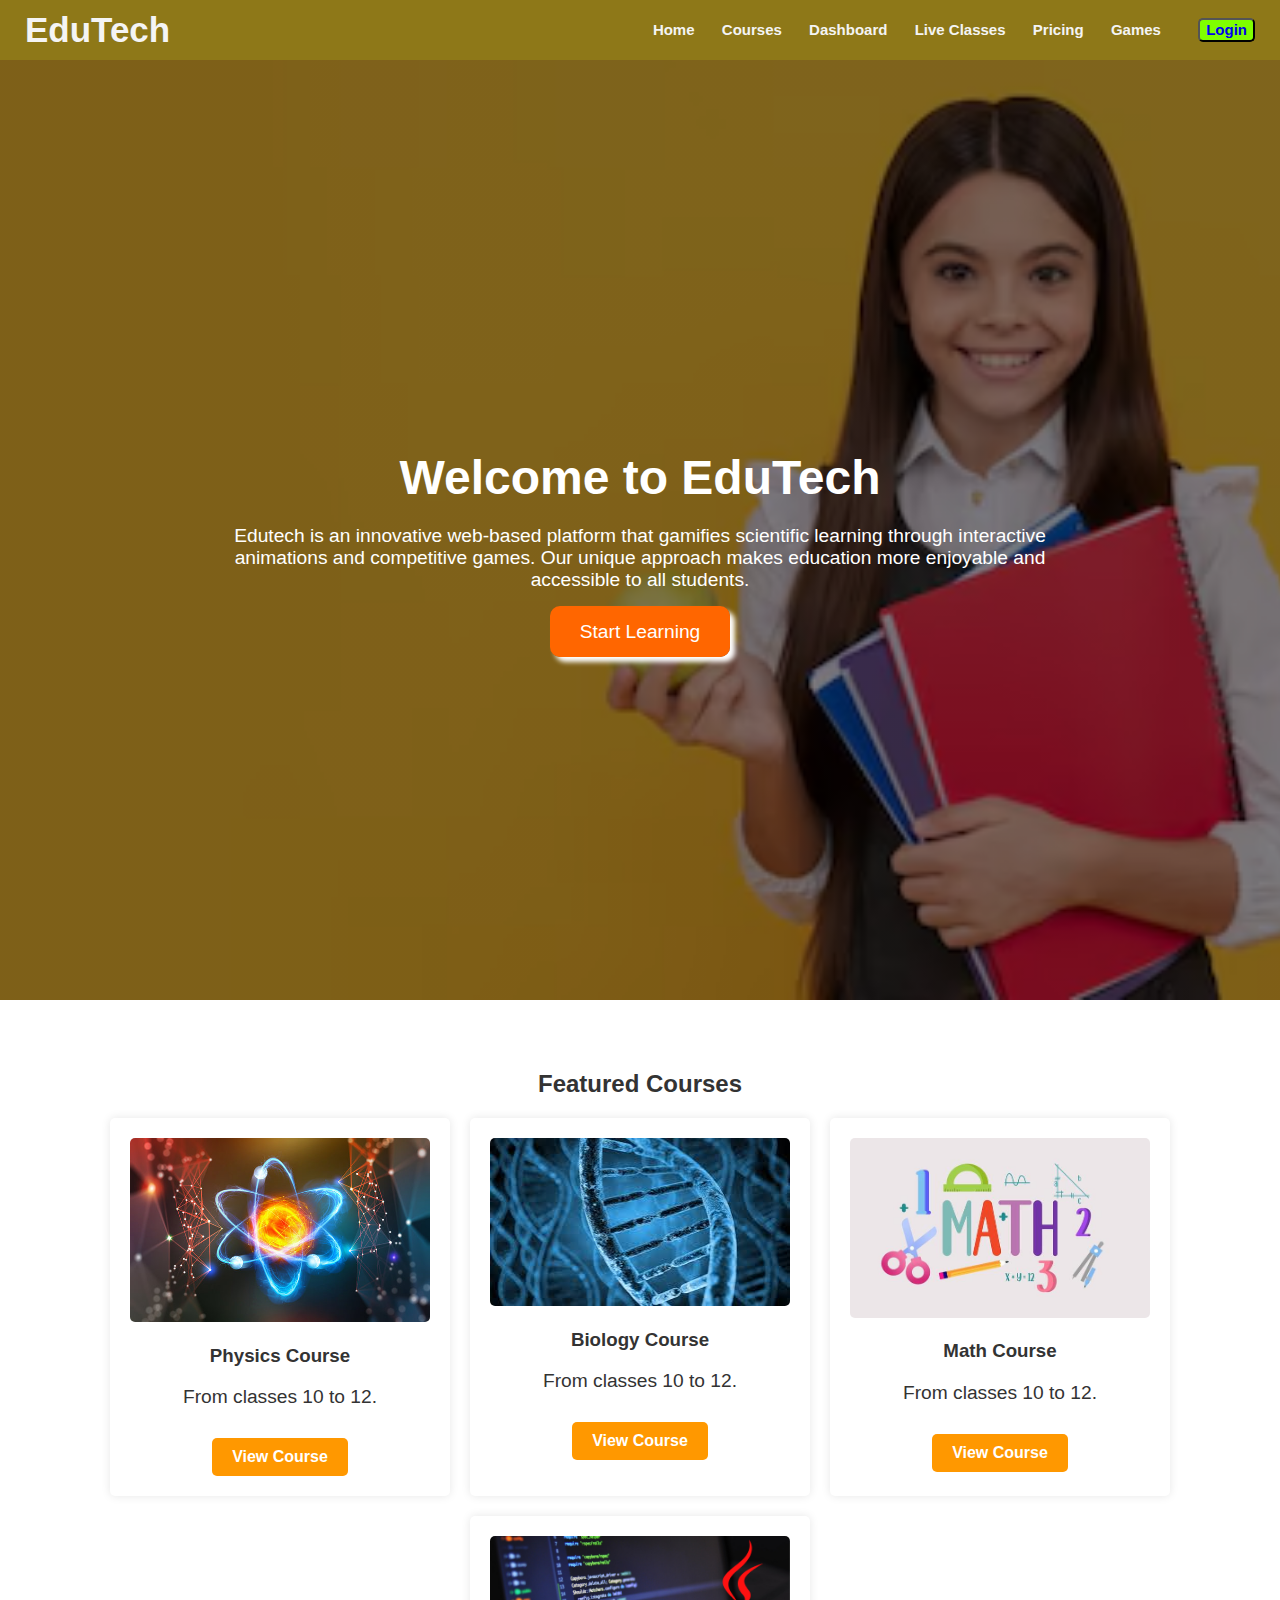
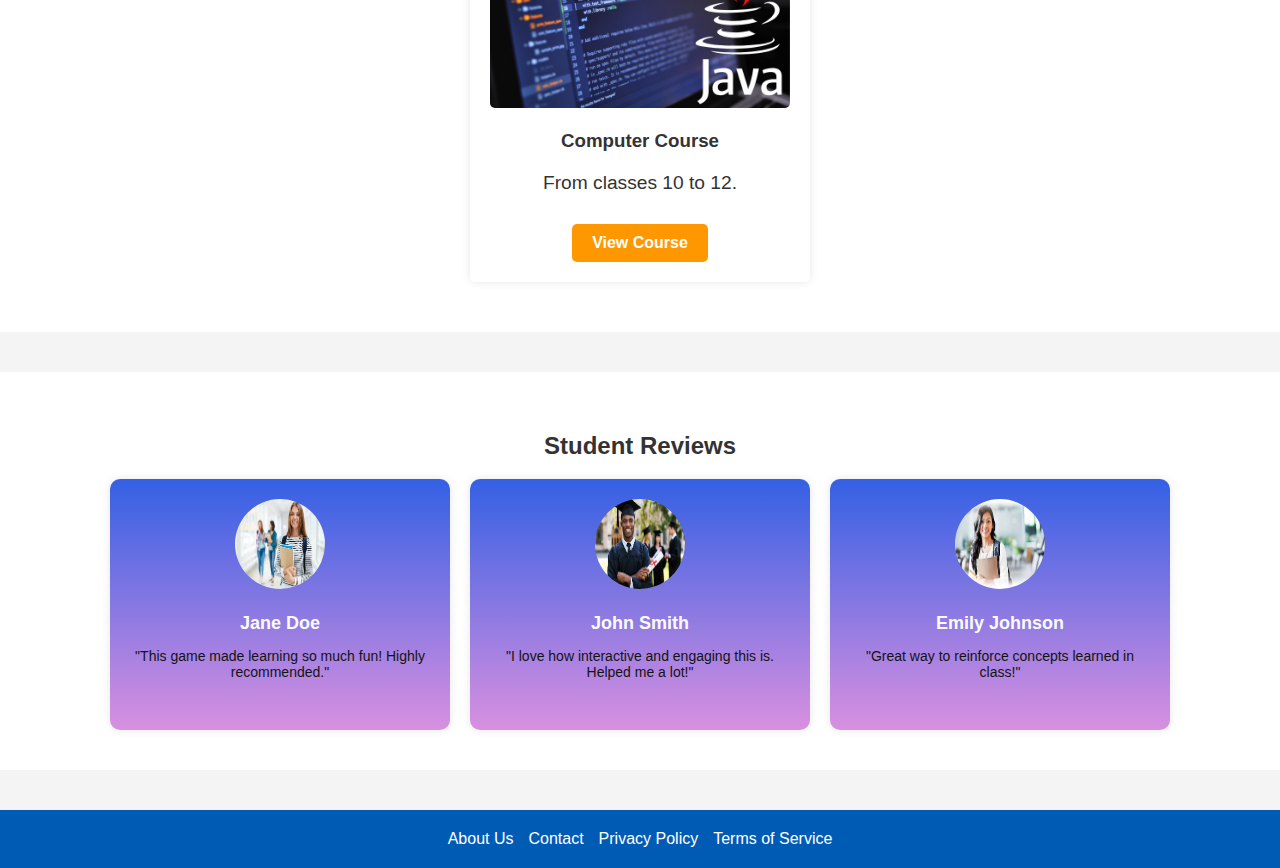
<file: index.html>
<!DOCTYPE html>
<html lang="en">
<head>
    <meta charset="UTF-8">
    <meta name="viewport" content="width=device-width, initial-scale=1.0">
    <title>EduTech- Home</title>
   
    <link rel="stylesheet" href="styles.css">
    <script defer src="script.js"></script>
</head>
<body>
    <header>
        
        <nav class="navbar">
            <div class="navdiv">
                <div class="logo">
                    <li><a href="#">EduTech</a></li> 
                </div>
                <ul>
                    <li><a href="index.html">Home</a></li>
                    <li><a href="courses5.html">Courses</a></li>
                    <li><a href="dashboard.html">Dashboard</a></li>
                    <li><a href="live.html">Live Classes</a></li>
                    <li><a href="pricing.html">Pricing</a></li>
                    <li><a href="game.html">Games</a></li>
                    <button><a href="login.html">Login</a></button>
                </ul>
            </div>
        </nav>
    </header>
    
    <main>
        <style>
            body {
                font-family: Arial, sans-serif;
                margin: 0;
                padding: 0;
                background-color: #f4f4f4;
            }
            .container {
                display: flex;
                justify-content: center;
                align-items: center;
                height: 100vh;
                background: linear-gradient(rgba(0,0,0,0.5), rgba(0,0,0,0.5)), url('student.avif');
                background-size: cover;
                background-position: center;
                color: white;
                text-align: center;
                padding: 20px;
            }
            .content {
                max-width: 900px;
            }
            h1 {
                font-size: 3rem;
                margin-bottom: 20px;
            }
            p {
                font-size: 1.2rem;
                margin-bottom: 30px;
            }
            .btn1 {
                background-color: #ff6600;
                color: white;
                padding: 15px 30px;
                text-decoration: none;
                font-size: 1.2rem;
                border-radius: 10px;
                box-shadow: 5px 5px 5px;
            }
            .btn1:hover {
                background-color:white;
                color:#ff6600 ;
            }
        </style>
    </head>
    <body>
        <div class="container">
            <div class="content">
                <h1>Welcome to EduTech</h1>
                <p>Edutech is an innovative web-based platform that gamifies scientific learning through interactive animations and competitive games. Our unique approach makes education more enjoyable and accessible to all students.</p>
                <a href="courses5.html" class="btn1">Start Learning</a>
            </div>
        </div>
        
        <section class="featured-courses">
            <h2>Featured Courses</h2>
            <div class="course-list">
                <div class="course">
                    <img src="phy.jpg" alt="Physics Course">
                    <h3>Physics Course</h3>
                    <p>From classes 10 to 12.</p>
                    <a href="courses.html" class="btn">View Course</a>
                </div>
                <div class="course">
                    <img src="bio.jpg" alt="Biology Course">
                    <h3>Biology Course</h3>
                    <p>From classes 10 to 12.</p>
                    <a href="courses2.html" class="btn">View Course</a>
                </div>
                <div class="course">
                    <img src="math.jpg" alt="Math Course">
                    <h3>Math Course</h3>
                    <p>From classes 10 to 12.</p>
                    <a href="courses3.html" class="btn">View Course</a>
                </div>
                <div class="course-list">
                    <div class="course">
                        <img src="java.png" alt="Physics Course">
                        <h3>Computer Course</h3>
                        <p>From classes 10 to 12.</p>
                        <a href="courses4.html" class="btn">View Course</a>
                    </div>
            </div>
        </section>
        <section class="student-reviews">
            <h2>Student Reviews</h2>
            <div class="reviews-container">
                <div class="review-card">
                    <img src="student1.jpg" alt="Jane Doe">
                    <h3>Jane Doe</h3>
                    <p>"This game made learning so much fun! Highly recommended."</p>
                </div>
                <div class="review-card">
                    <img src="student2.jpg" alt="John Smith">
                    <h3>John Smith</h3>
                    <p>"I love how interactive and engaging this is. Helped me a lot!"</p>
                </div>
                <div class="review-card">
                    <img src="student3.jpg" alt="Emily Johnson">
                    <h3>Emily Johnson</h3>
                    <p>"Great way to reinforce concepts learned in class!"</p>
                </div>
            </div>
        </section>
    </main>
    
    <footer>
        <div class="footer-links">
            <a href="about.html">About Us</a>
            <a href="contact.html">Contact</a>
            <a href="privacy.html">Privacy Policy</a>
            <a href="terms.html">Terms of Service</a>
        </div>
       
    </footer>
</body>
</html>
</file>
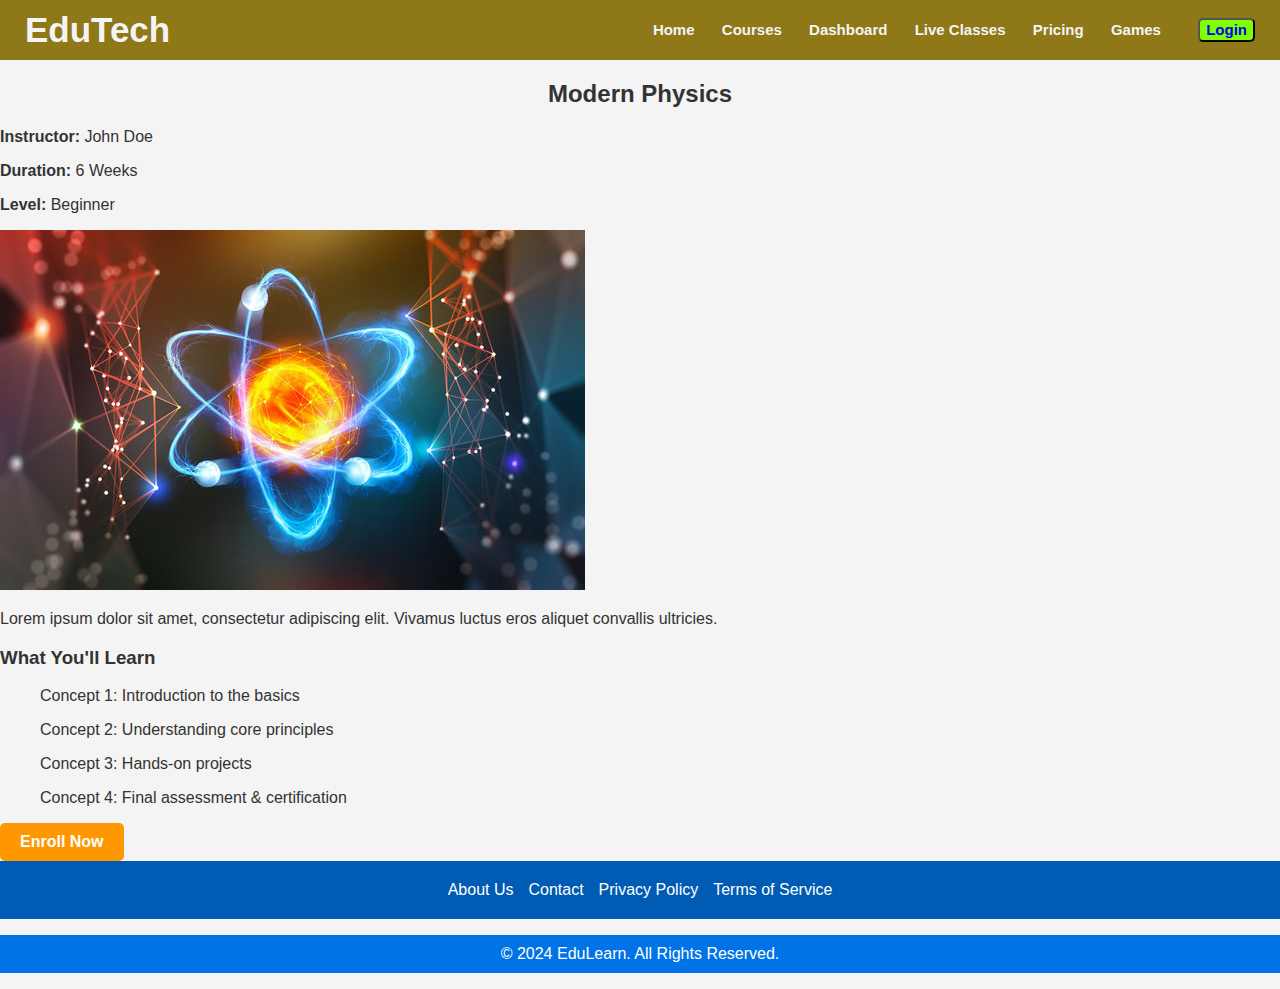
<file: course-details.html>
<!DOCTYPE html>
<html lang="en">
<head>
    <meta charset="UTF-8">
    <meta name="viewport" content="width=device-width, initial-scale=1.0">
    <title>EduTech</title>
   
    <link rel="stylesheet" href="styles.css">
    <script defer src="script.js"></script>
</head>
<body>
    <header>
        
        <nav class="navbar">
            <div class="navdiv">
                <div class="logo">
                    <li><a href="#">EduTech</a></li> 
                </div>
                <ul>
                    <li><a href="index.html">Home</a></li>
                    <li><a href="courses5.html">Courses</a></li>
                    <li><a href="dashboard.html">Dashboard</a></li>
                    <li><a href="live.html">Live Classes</a></li>
                    <li><a href="pricing.html">Pricing</a></li>
                    <li><a href="game.html">Games</a></li>
                    <button><a href="login.html">Login</a></button>
                </ul>
            </div>
        </nav>
    </header>
    
    <main>
        <section class="course-details">
            <center><h2>Modern Physics</h2></center>
            <p><strong>Instructor:</strong> John Doe</p>
            <p><strong>Duration:</strong> 6 Weeks</p>
            <p><strong>Level:</strong> Beginner</p>
            <img src="phy.jpg" alt="Course Image">
            <p>Lorem ipsum dolor sit amet, consectetur adipiscing elit. Vivamus luctus eros aliquet convallis ultricies.</p>
            <h3>What You'll Learn</h3>
            <ul>
                <p>Concept 1: Introduction to the basics</p>
                <p>Concept 2: Understanding core principles</p>
                <p>Concept 3: Hands-on projects</p>
                <p>Concept 4: Final assessment & certification</p>
            </ul>
            <a href="#" class="btn">Enroll Now</a>
        </section>
    </main>
    
    <footer>
        <div class="footer-links">
            <a href="about.html">About Us</a>
            <a href="contact.html">Contact</a>
            <a href="privacy.html">Privacy Policy</a>
            <a href="terms.html">Terms of Service</a>
        </div>
        <p>&copy; 2024 EduLearn. All Rights Reserved.</p>
    </footer>
</body>
</html>
</file>
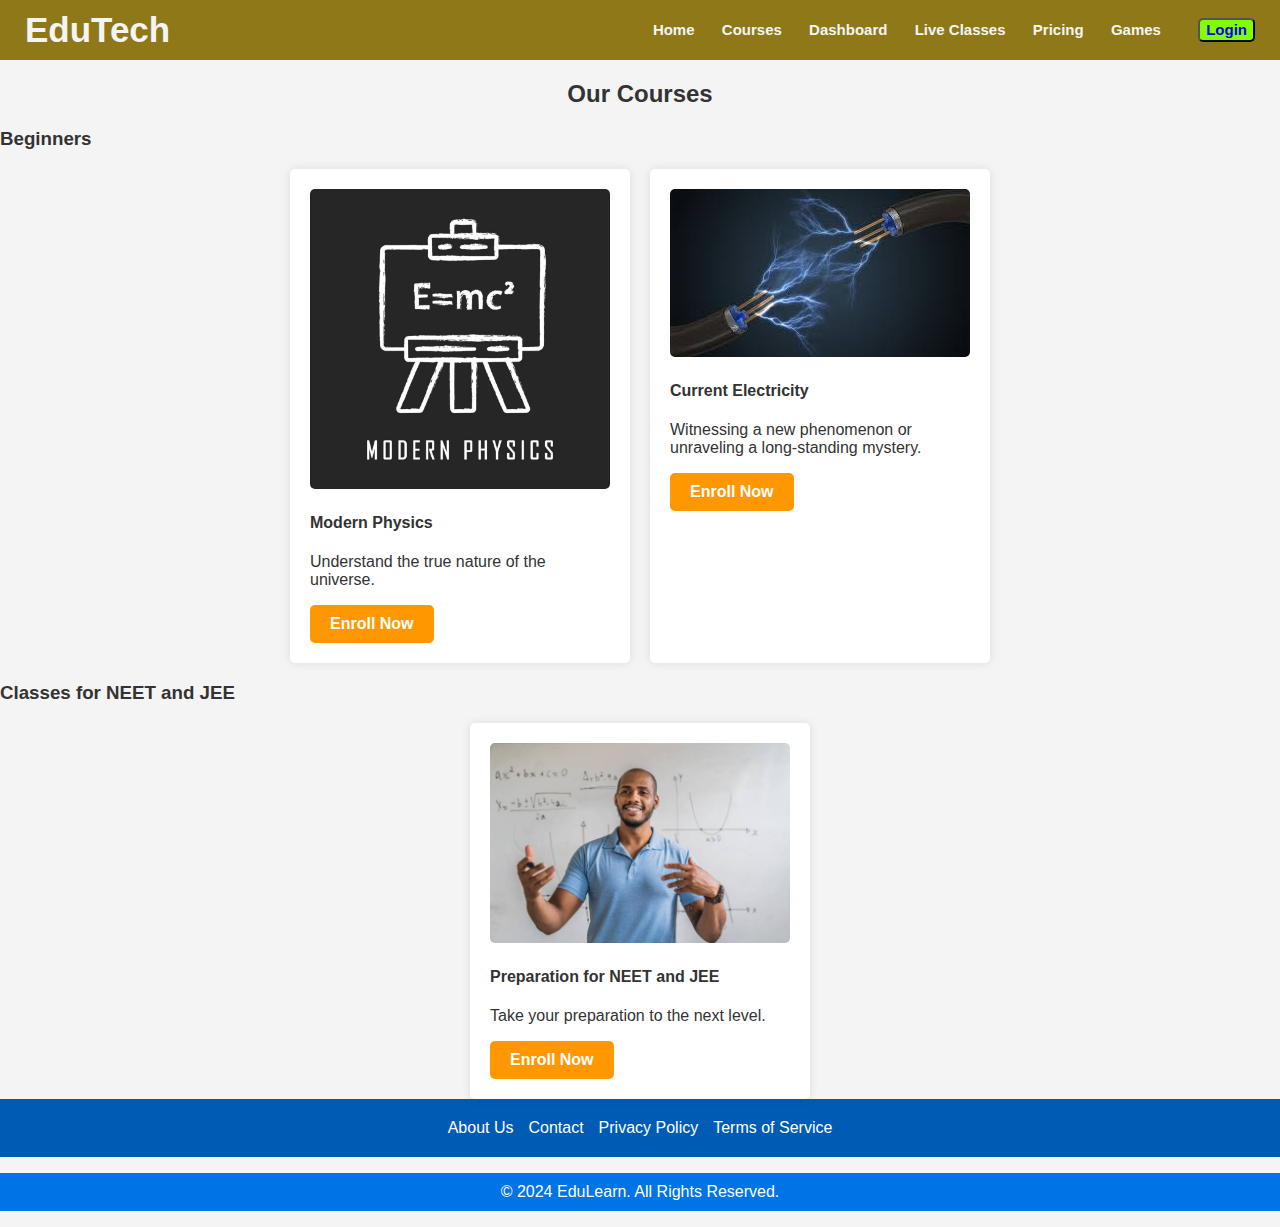
<file: courses.html>
<!DOCTYPE html>
<html lang="en">
<head>
    <meta charset="UTF-8">
    <meta name="viewport" content="width=device-width, initial-scale=1.0">
    <title>EduTech- Home</title>
   
    <link rel="stylesheet" href="styles.css">
    <script defer src="script.js"></script>
</head>
<body>
    <header>
        
        <nav class="navbar">
            <div class="navdiv">
                <div class="logo">
                    <li><a href="#">EduTech</a></li> 
                </div>
                <ul>
                    <li><a href="index.html">Home</a></li>
                    <li><a href="courses5.html">Courses</a></li>
                    <li><a href="dashboard.html">Dashboard</a></li>
                    <li><a href="live.html">Live Classes</a></li>
                    <li><a href="pricing.html">Pricing</a></li>
                    <li><a href="game.html">Games</a></li>
                    <button><a href="login.html">Login</a></button>
                </ul>
            </div>
        </nav>
    </header>
    <main>
        <section class="course-library">
           <center><h2>Our Courses</h2></center> 
            <div class="course-category">
                <h3>Beginners</h3>
                <div class="course-list">
                    <div class="course">
                        <img src="mdphy.jpg" alt="HTML Basics">
                        <h4>Modern Physics</h4>
                        <p>Understand the true nature of the universe.</p>
                        <a href="course-details.html" class="btn">Enroll Now</a>
                    </div>
                    <div class="course">
                        <img src="electricity.jpg" alt="CSS Styling">
                        <h4>Current Electricity</h4>
                        <p>Witnessing a new phenomenon or unraveling a long-standing mystery. </p>
                        <a href="course-details.html" class="btn">Enroll Now</a>
                    </div>
                </div>
            </div>
            
            <div class="course-category">
                <h3>Classes for NEET and JEE</h3>
                <div class="course-list">
                    <div class="course">
                        <img src="phyteacher.jpg" alt="JavaScript Basics">
                        <h4>Preparation for NEET and JEE</h4>
                        <p>Take your preparation to the next level.</p>
                        <a href="course-details.html" class="btn">Enroll Now</a>
                    </div>
                </div>
            </div>
        </section>
    </main>
    
    <footer>
        <div class="footer-links">
            <a href="about.html">About Us</a>
            <a href="contact.html">Contact</a>
            <a href="privacy.html">Privacy Policy</a>
            <a href="terms.html">Terms of Service</a>
        </div>
        <p>&copy; 2024 EduLearn. All Rights Reserved.</p>
    </footer>
</body>
</html>
</file>
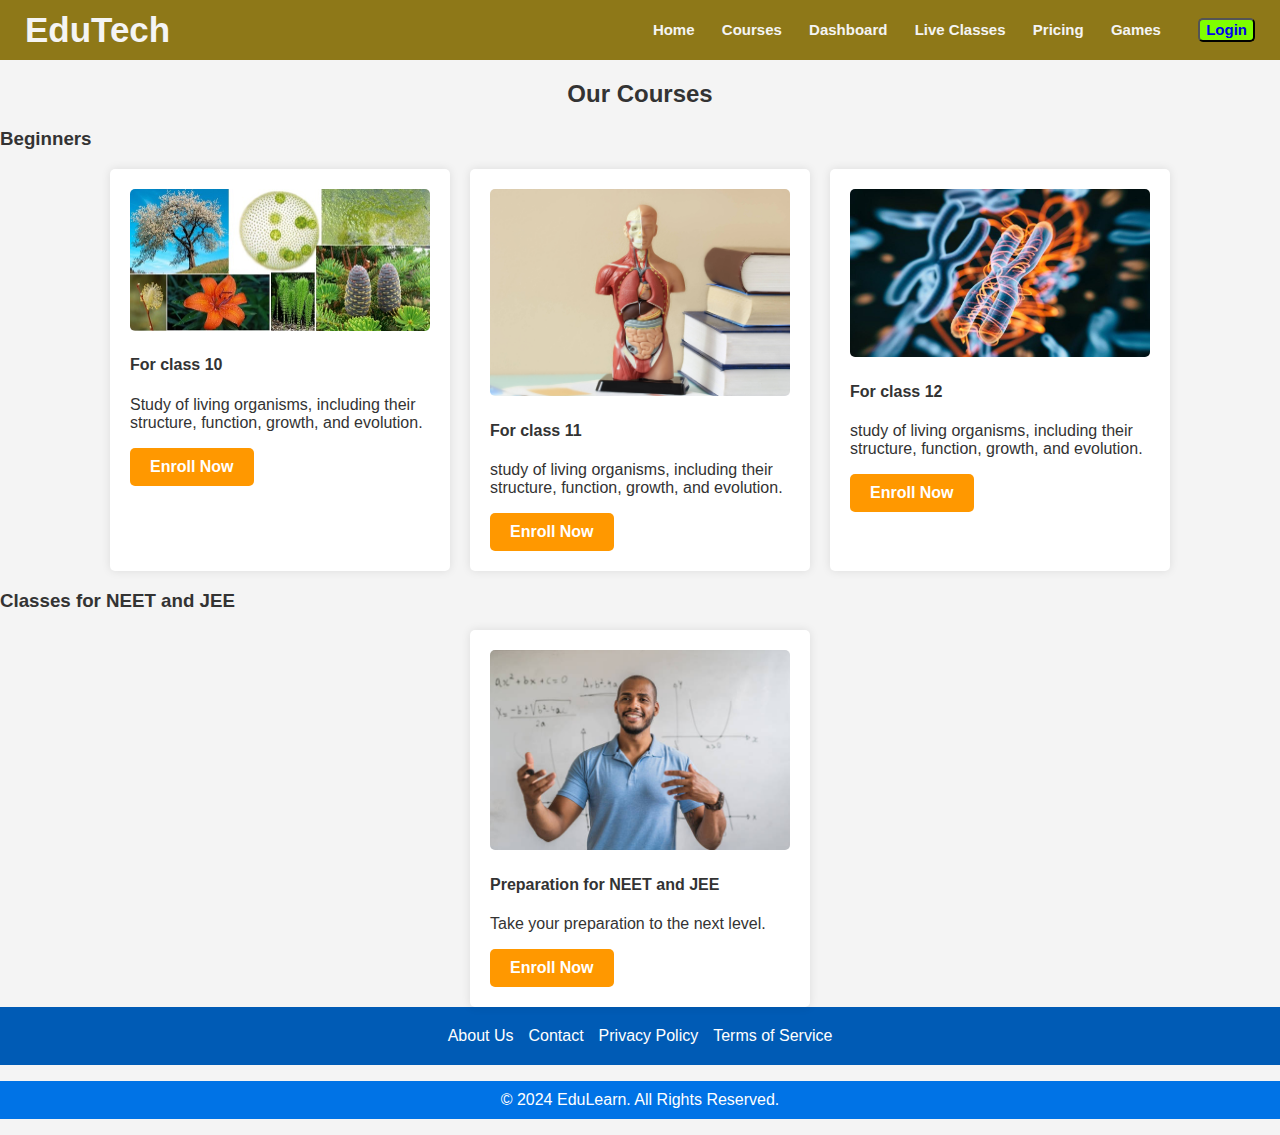
<file: courses2.html>
<!DOCTYPE html>
<html lang="en">
<head>
    <meta charset="UTF-8">
    <meta name="viewport" content="width=device-width, initial-scale=1.0">
    <title>EduTech- Home</title>
   
    <link rel="stylesheet" href="styles.css">
    <script defer src="script.js"></script>
</head>
<body>
    <header>
        
        <nav class="navbar">
            <div class="navdiv">
                <div class="logo">
                    <li><a href="#">EduTech</a></li> 
                </div>
                <ul>
                    <li><a href="index.html">Home</a></li>
                    <li><a href="courses5.html">Courses</a></li>
                    <li><a href="dashboard.html">Dashboard</a></li>
                    <li><a href="live.html">Live Classes</a></li>
                    <li><a href="pricing.html">Pricing</a></li>
                    <li><a href="game.html">Games</a></li>
                    <button><a href="login.html">Login</a></button>
                </ul>
            </div>
        </nav>
    </header>
    
    <main>
        <section class="course-library">
           <center><h2>Our Courses</h2></center> 
            <div class="course-category">
                <h3>Beginners</h3>
                <div class="course-list">
                    <div class="course">
                        <img src="plant.jpg" alt="HTML Basics">
                        <h4>For class 10</h4>
                        <p>Study of living organisms, including their structure, function, growth, and evolution.</p>
                        <a href="course-details.html" class="btn">Enroll Now</a>
                    </div>
                    <div class="course">
                        <img src="bio11.jpeg" alt="CSS Styling">
                        <h4>For class 11</h4>
                        <p>study of living organisms, including their structure, function, growth, and evolution.</p>
                        <a href="course-details.html" class="btn">Enroll Now</a>
                    </div>
                    <div class="course">
                        <img src="bio12.jpg" alt="CSS Styling">
                        <h4>For class 12</h4>
                        <p>study of living organisms, including their structure, function, growth, and evolution.</p>
                        <a href="course-details.html" class="btn">Enroll Now</a>
                    </div>
                </div>
            </div>
            
            <div class="course-category">
                <h3>Classes for NEET and JEE</h3>
                <div class="course-list">
                    <div class="course">
                        <img src="phyteacher.jpg" alt="JavaScript Basics">
                        <h4>Preparation for NEET and JEE</h4>
                        <p>Take your preparation to the next level.</p>
                        <a href="course-details.html" class="btn">Enroll Now</a>
                    </div>
                </div>
            </div>
        </section>
    </main>
    
    <footer>
        <div class="footer-links">
            <a href="about.html">About Us</a>
            <a href="contact.html">Contact</a>
            <a href="privacy.html">Privacy Policy</a>
            <a href="terms.html">Terms of Service</a>
        </div>
        <p>&copy; 2024 EduLearn. All Rights Reserved.</p>
    </footer>
</body>
</html>
</file>
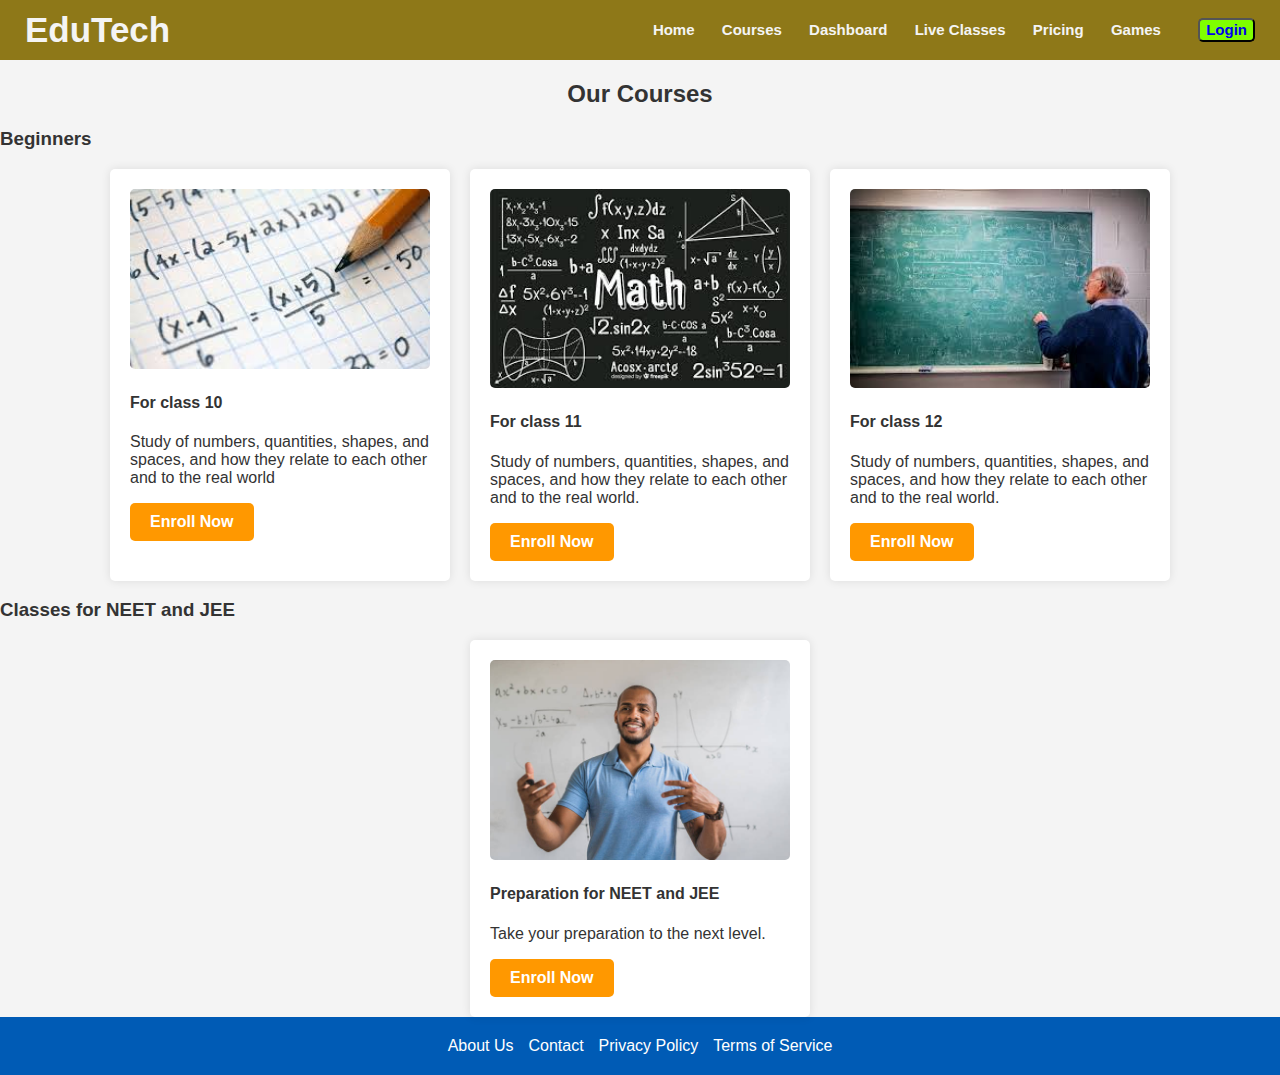
<file: courses3.html>
<!DOCTYPE html>
<html lang="en">
<head>
    <meta charset="UTF-8">
    <meta name="viewport" content="width=device-width, initial-scale=1.0">
    <title>EduTech- Home</title>
   
    <link rel="stylesheet" href="styles.css">
    <script defer src="script.js"></script>
</head>
<body>
    <header>
        
        <nav class="navbar">
            <div class="navdiv">
                <div class="logo">
                    <li><a href="#">EduTech</a></li> 
                </div>
                <ul>
                    <li><a href="index.html">Home</a></li>
                    <li><a href="courses5.html">Courses</a></li>
                    <li><a href="dashboard.html">Dashboard</a></li>
                    <li><a href="live.html">Live Classes</a></li>
                    <li><a href="pricing.html">Pricing</a></li>
                    <li><a href="game.html">Games</a></li>
                    <button><a href="login.html">Login</a></button>
                </ul>
            </div>
        </nav>
    </header>
    
    <main>
        <section class="course-library">
           <center><h2>Our Courses</h2></center> 
            <div class="course-category">
                <h3>Beginners</h3>
                <div class="course-list">
                    <div class="course">
                        <img src="math10.jpg" alt="HTML Basics">
                        <h4>For class 10</h4>
                        <p>Study of numbers, quantities, shapes, and spaces, and how they relate to each other and to the real world</p>
                        <a href="course-details.html" class="btn">Enroll Now</a>
                    </div>
                    <div class="course">
                        <img src="math11.jpg" alt="CSS Styling">
                        <h4>For class 11</h4>
                        <p>Study of numbers, quantities, shapes, and spaces, and how they relate to each other and to the real world.</p>
                        <a href="course-details.html" class="btn">Enroll Now</a>
                    </div>
                    <div class="course">
                        <img src="math12.jpg" alt="CSS Styling">
                        <h4>For class 12</h4>
                        <p>Study of numbers, quantities, shapes, and spaces, and how they relate to each other and to the real world.</p>
                        <a href="course-details.html" class="btn">Enroll Now</a>
                    </div>
                </div>
            </div>
            
            <div class="course-category">
                <h3>Classes for NEET and JEE</h3>
                <div class="course-list">
                    <div class="course">
                        <img src="phyteacher.jpg" alt="JavaScript Basics">
                        <h4>Preparation for NEET and JEE</h4>
                        <p>Take your preparation to the next level.</p>
                        <a href="course-details.html" class="btn">Enroll Now</a>
                    </div>
                </div>
            </div>
        </section>
    </main>
    
    <footer>
        <div class="footer-links">
            <a href="about.html">About Us</a>
            <a href="contact.html">Contact</a>
            <a href="privacy.html">Privacy Policy</a>
            <a href="terms.html">Terms of Service</a>
        </div>
        
    </footer>
</body>
</html>
</file>
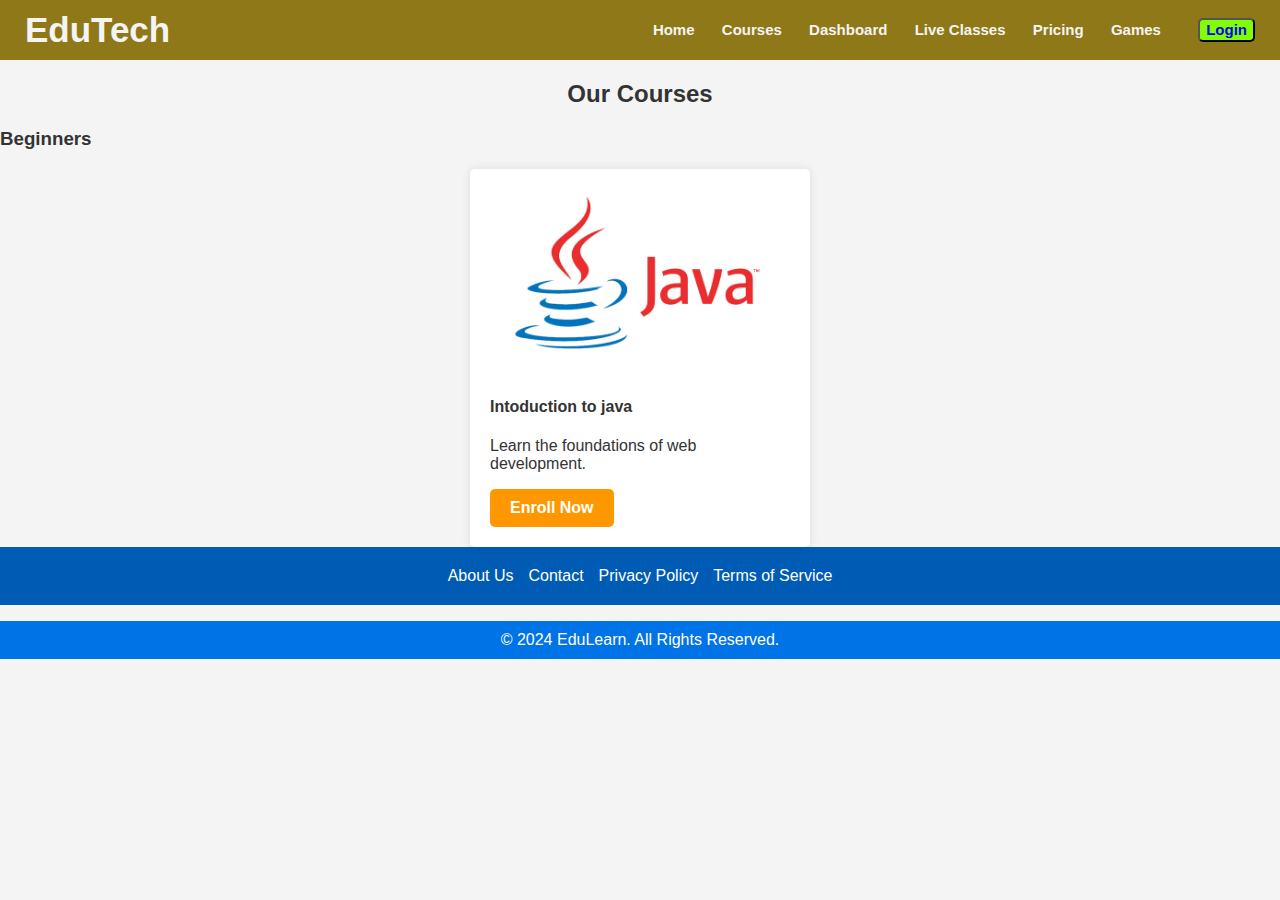
<file: courses4.html>
<!DOCTYPE html>
<html lang="en">
<head>
    <meta charset="UTF-8">
    <meta name="viewport" content="width=device-width, initial-scale=1.0">
    <title>EduTech- Home</title>
   
    <link rel="stylesheet" href="styles.css">
    <script defer src="script.js"></script>
</head>
<body>
    <header>
        
        <nav class="navbar">
            <div class="navdiv">
                <div class="logo">
                    <li><a href="#">EduTech</a></li> 
                </div>
                <ul>
                    <li><a href="index.html">Home</a></li>
                    <li><a href="courses5.html">Courses</a></li>
                    <li><a href="dashboard.html">Dashboard</a></li>
                    <li><a href="live.html">Live Classes</a></li>
                    <li><a href="pricing.html">Pricing</a></li>
                    <li><a href="game.html">Games</a></li>
                    <button><a href="login.html">Login</a></button>
                </ul>
            </div>
        </nav>
    </header>
    <main>
        <section class="course-library">
           <center><h2>Our Courses</h2></center> 
            <div class="course-category">
                <h3>Beginners</h3>
                <div class="course-list">
                    <div class="course">
                        <img src="java1.jpg" alt="HTML Basics">
                        <h4>Intoduction to java</h4>
                        <p>Learn the foundations of web development.</p>
                        <a href="course-details.html" class="btn">Enroll Now</a>
                    </div>
                   
                </div>
            </div>
            
            
        </section>
    </main>
    
    <footer>
        <div class="footer-links">
            <a href="about.html">About Us</a>
            <a href="contact.html">Contact</a>
            <a href="privacy.html">Privacy Policy</a>
            <a href="terms.html">Terms of Service</a>
        </div>
        <p>&copy; 2024 EduLearn. All Rights Reserved.</p>
    </footer>
</body>
</html>
</file>
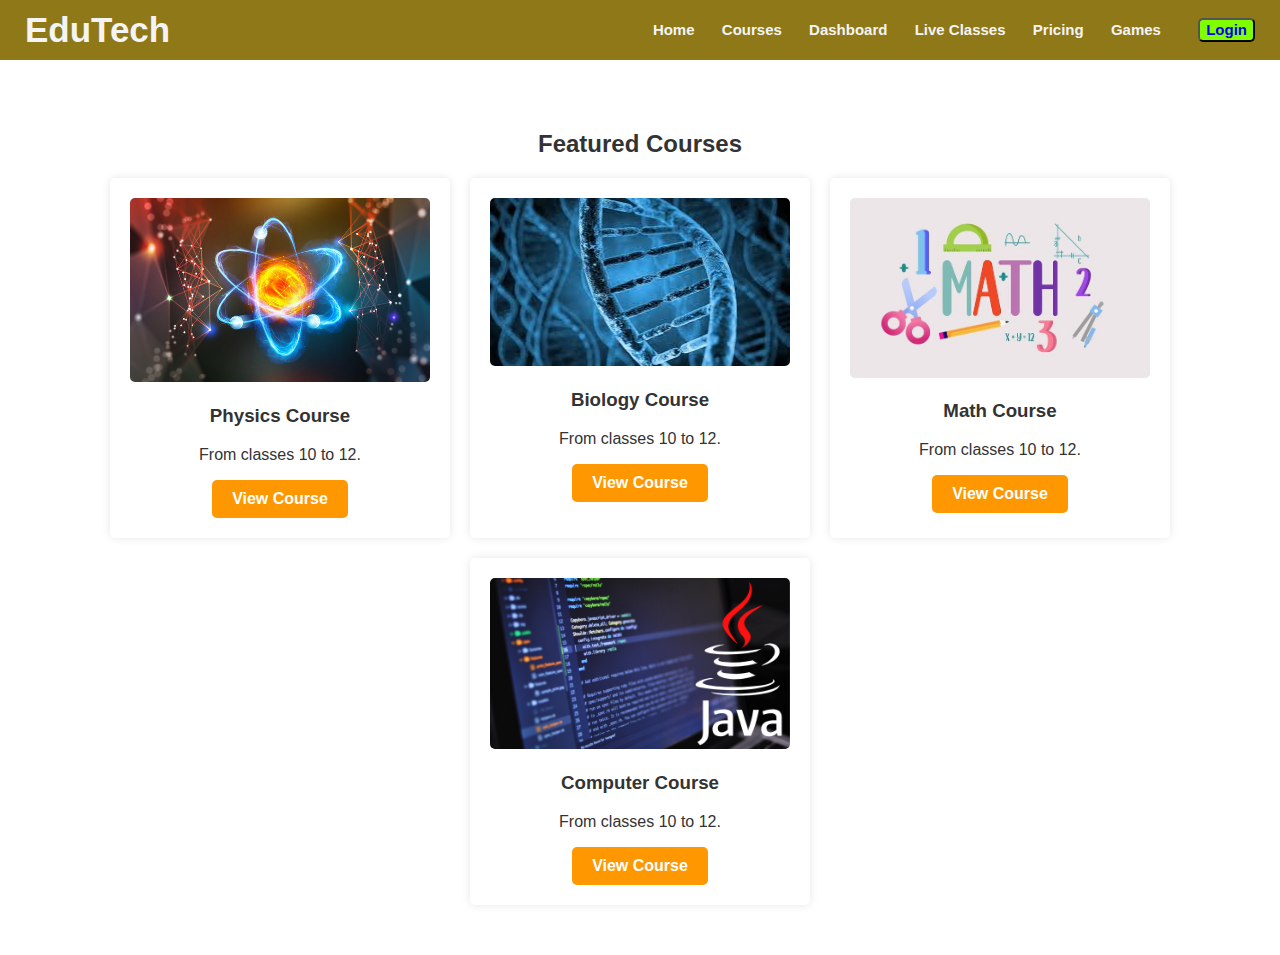
<file: courses5.html>
<!DOCTYPE html>
<html lang="en">
<head>
    <meta charset="UTF-8">
    <meta name="viewport" content="width=device-width, initial-scale=1.0">
    <title>EduLearn - Home</title>
    <link rel="stylesheet" href="styles.css">
    <script defer src="script.js"></script>
</head>
<body>
    <header>
        
        <nav class="navbar">
            <div class="navdiv">
                <div class="logo">
                    <li><a href="#">EduTech</a></li> 
                </div>
                <ul>
                    <li><a href="index.html">Home</a></li>
                    <li><a href="courses5.html">Courses</a></li>
                    <li><a href="dashboard.html">Dashboard</a></li>
                    <li><a href="live.html">Live Classes</a></li>
                    <li><a href="pricing.html">Pricing</a></li>
                    <li><a href="game.html">Games</a></li>
                    <button><a href="login.html">Login</a></button>
                </ul>
            </div>
        </nav>
    </header>
    <section class="featured-courses">
        <h2>Featured Courses</h2>
        <div class="course-list">
            <div class="course">
                <img src="phy.jpg" alt="Physics Course">
                <h3>Physics Course</h3>
                <p>From classes 10 to 12.</p>
                <a href="courses.html" class="btn">View Course</a>
            </div>
            <div class="course">
                <img src="bio.jpg" alt="Biology Course">
                <h3>Biology Course</h3>
                <p>From classes 10 to 12.</p>
                <a href="courses2.html" class="btn">View Course</a>
            </div>
            <div class="course">
                <img src="math.jpg" alt="Math Course">
                <h3>Math Course</h3>
                <p>From classes 10 to 12.</p>
                <a href="courses3.html" class="btn">View Course</a>
            </div>
            <div class="course-list">
                <div class="course">
                    <img src="java.png" alt="Physics Course">
                    <h3>Computer Course</h3>
                    <p>From classes 10 to 12.</p>
                    <a href="courses4.html" class="btn">View Course</a>
                </div>
        </div>
    </section>
</file>
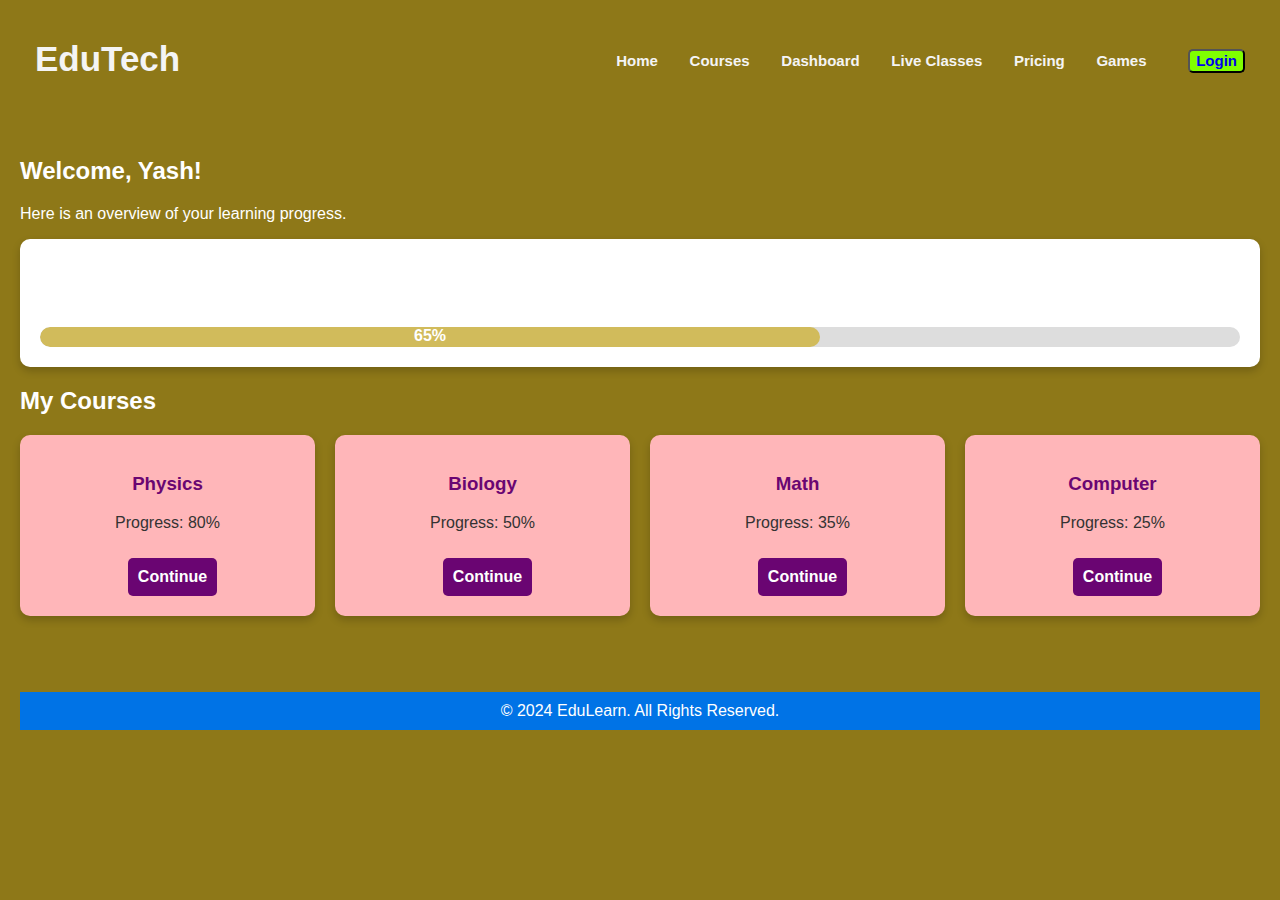
<file: dashboard.html>
<!DOCTYPE html>
<html lang="en">
<head>
    <meta charset="UTF-8">
    <meta name="viewport" content="width=device-width, initial-scale=1.0">
    <title>EduLearn - Dashboard</title>
    <link rel="stylesheet" href="styles.css">
    <script defer src="script.js"></script>
    <style>
        body {
            font-family: Arial, sans-serif;
            margin: 0;
            padding: 0;
            background: linear-gradient(135deg,#8e7818, #8e7818);
            color: #333;
        }
        header {
            background: #8e7818;
            color: white;
            text-align: center;
            padding: 20px;
            font-size: 24px;
        }
        .dashboard-container {
            display: flex;
        }
        
        .dashboard-main {
            flex: 1;
            padding: 20px;
        }
        .progress-tracker {
            background: white;
            padding: 20px;
            border-radius: 10px;
            box-shadow: 0 4px 8px rgba(0, 0, 0, 0.2);
        }
        .progress-bar {
            background: #ddd;
            border-radius: 10px;
            overflow: hidden;
            height: 20px;
        }
        .progress {
            background: #d1bb5b;
            height: 100%;
            width: 65%;
            text-align: center;
            color: white;
            font-weight: bold;
            border-radius: 10px;
        }
        .course-grid {
            display: flex;
            gap: 20px;
            flex-wrap: wrap;
            margin-top: 20px;
        }
        .course-card {
            background: #ffb6b9;
            padding: 20px;
            border-radius: 10px;
            box-shadow: 0 4px 8px rgba(0, 0, 0, 0.2);
            text-align: center;
            flex: 1;
            min-width: 200px;
        }
        .course-card h3 {
            color: #6a0572;
        }
        .btn {
            background: #6a0572;
            color: white;
            padding: 10px;
            border: none;
            cursor: pointer;
            border-radius: 5px;
            margin-top: 10px;
        }
        .btn:hover {
            background: #8a2be2;
        }
        footer {
            text-align: center;
            padding: 20px;
            background: #8e7818;
            color: white;
            margin-top: 20px;
        }
        .dashtext{
          color: white;
        }
    </style>
</head>
<body>
    <header>
        
        <nav class="navbar">
            <div class="navdiv">
                <div class="logo">
                    <li><a href="#">EduTech</a></li> 
                </div>
                <ul>
                    <li><a href="index.html">Home</a></li>
                    <li><a href="courses5.html">Courses</a></li>
                    <li><a href="dashboard.html">Dashboard</a></li>
                    <li><a href="live.html">Live Classes</a></li>
                    <li><a href="pricing.html">Pricing</a></li>
                    <li><a href="game.html">Games</a></li>
                    <button><a href="login.html">Login</a></button>
                </ul>
            </div>
        </nav>
    </header>
    <div class="dashboard-container">
       
        <main class="dashboard-main">
            <section class="welcome-section">
                <h2 class="dashtext">Welcome, Yash!</h2>
                <p class="dashtext">Here is an overview of your learning progress.</p>
            </section>
            <section class="progress-tracker">
                <h2 class="dashtext">Learning Progress</h2>
                <div class="progress-bar">
                    <div class="progress">65%</div>
                </div>
            </section>
            <section class="my-courses">
                <h2 class="dashtext">My Courses</h2>
                <div class="course-grid">
                    <div class="course-card">
                        <h3>Physics</h3>
                        <p>Progress: 80%</p>
                        <button class="btn">Continue</button>
                    </div>
                    <div class="course-card">
                        <h3>Biology</h3>
                        <p>Progress: 50%</p>
                        <button class="btn">Continue</button>
                    </div>
                    <div class="course-card">
                        <h3>Math</h3>
                        <p>Progress: 35%</p>
                        <button class="btn">Continue</button>
                    </div>
                    <div class="course-card">
                        <h3>Computer</h3>
                        <p>Progress: 25%</p>
                        <button class="btn">Continue</button>
                    </div>
                </div>
            </section>
        </main>
    </div>
    <footer>
        <p>&copy; 2024 EduLearn. All Rights Reserved.</p>
    </footer>
</body>
</html>
<!--DOCTYPE html>
<html lang="en">
<head>
    <meta charset="UTF-8">
    <meta name="viewport" content="width=device-width, initial-scale=1.0">
    <title>EduLearn - Home</title>
    <link rel="stylesheet" href="styles.css">
    <script defer src="script.js"></script>
</head>
<body>
    <header>
        
        <nav class="navbar">
            <div class="navdiv">
                <div class="logo">
                    <li><a href="#">EduTech</a></li> 
                </div>
                <ul>
                    <li><a href="index.html">Home</a></li>
                    <li><a href="courses5.html">Courses</a></li>
                    <li><a href="dashboard.html">Dashboard</a></li>
                    <li><a href="live.html">Live Classes</a></li>
                    <li><a href="pricing.html">Pricing</a></li>
                    <li><a href="game.html">Games</a></li>
                    <button><a href="login.html">Login</a></button>
                </ul>
            </div>
        </nav>
    </header>
    
   
    <!--<main>
        <section class="dashboard">
            <h2>Welcome to Your Dashboard</h2>
            <div class="progress">
                <h3>Your Progress</h3>
                <p>Courses Completed: <span>2</span></p>
                <p>Ongoing Courses: <span>3</span></p>
                <p>Badges Earned: <span>5</span></p>
            </div>
            
            <div class="recommended">
                <h3>Recommended Courses</h3>
                <div class="course-list">
                    <div class="course">
                        <img src="advanced-js.jpg" alt="Advanced JavaScript">
                        <h4>Advanced JavaScript</h4>
                        <p>Deep dive into JavaScript concepts.</p>
                        <a href="course-details.html" class="btn">Start Learning</a>
                    </div>
                    <div class="course">
                        <img src="python-data.jpg" alt="Python for Data Science">
                        <h4>Python for Data Science</h4>
                        <p>Analyze and visualize data with Python.</p>
                        <a href="course-details.html" class="btn">Start Learning</a>
                    </div>
                </div>
            </div>
        </section>
    </main>
    
    <footer>
        <div class="footer-links">
            <a href="about.html">About Us</a>
            <a href="contact.html">Contact</a>
            <a href="privacy.html">Privacy Policy</a>
            <a href="terms.html">Terms of Service</a>
        </div>
        <p>&copy; 2024 EduLearn. All Rights Reserved.</p>
    </footer>-->
</body>
</html>
</file>
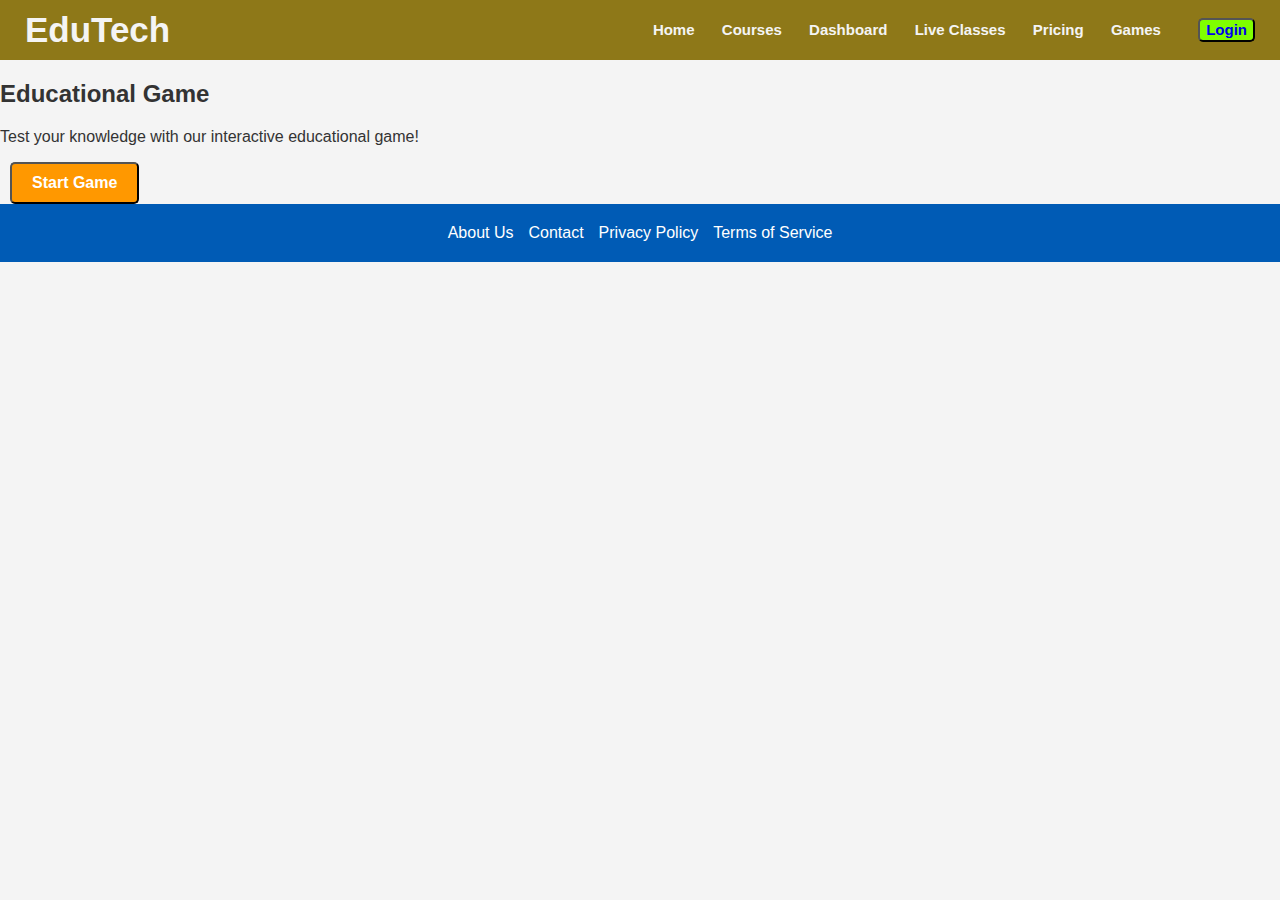
<file: game.html>
<!DOCTYPE html>
<html lang="en">
<head>
    <meta charset="UTF-8">
    <meta name="viewport" content="width=device-width, initial-scale=1.0">
    <title>EduLearn - Home</title>
    <link rel="stylesheet" href="styles.css">
    <script defer src="script.js"></script>
</head>
<body>
    <header>
        
        <nav class="navbar">
            <div class="navdiv">
                <div class="logo">
                    <li><a href="#">EduTech</a></li> 
                </div>
                <ul>
                    <li><a href="index.html">Home</a></li>
                    <li><a href="courses5.html">Courses</a></li>
                    <li><a href="dashboard.html">Dashboard</a></li>
                    <li><a href="live.html">Live Classes</a></li>
                    <li><a href="pricing.html">Pricing</a></li>
                    <li><a href="game.html">Games</a></li>
                    <button><a href="login.html">Login</a></button>
                </ul>
            </div>
        </nav>
    </header>
    
    <main>
        <section class="game-container">
            <h2>Educational Game</h2>
            <p>Test your knowledge with our interactive educational game!</p>
            <button id="start-game" class="btn">Start Game</button>
            <div id="game-area">
                <!-- Game content will be dynamically generated here -->
            </div>
        </section>
    </main>
    
    <footer>
        <div class="footer-links">
            <a href="about.html">About Us</a>
            <a href="contact.html">Contact</a>
            <a href="privacy.html">Privacy Policy</a>
            <a href="terms.html">Terms of Service</a>
        </div>
        
    </footer>
</body>
</html>
</file>
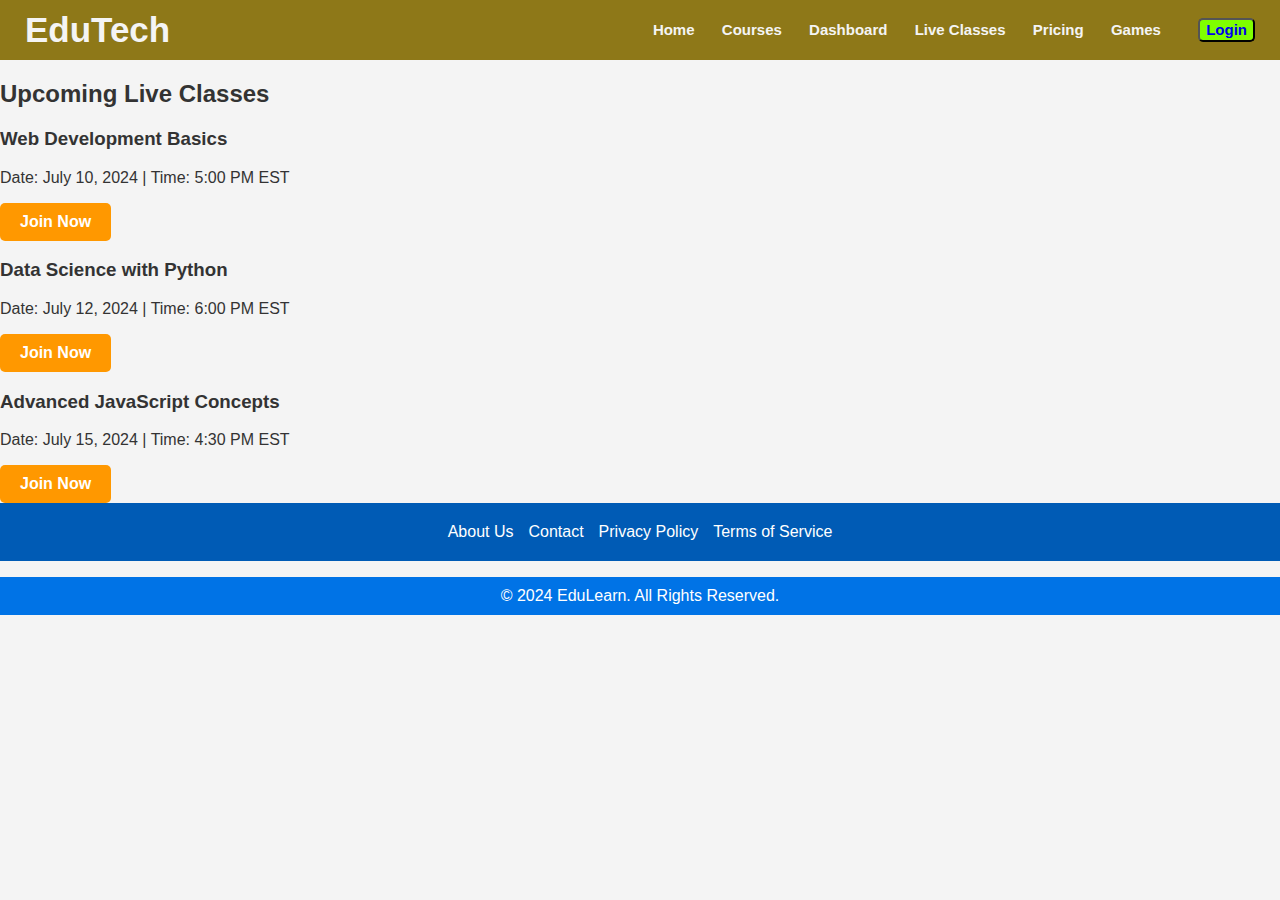
<file: live.html>
<!DOCTYPE html>
<html lang="en">
<head>
    <meta charset="UTF-8">
    <meta name="viewport" content="width=device-width, initial-scale=1.0">
    <title>EduLearn - Home</title>
    <link rel="stylesheet" href="styles.css">
    <script defer src="script.js"></script>
</head>
<body>
    <header>
        
        <nav class="navbar">
            <div class="navdiv">
                <div class="logo">
                    <li><a href="#">EduTech</a></li> 
                </div>
                <ul>
                    <li><a href="index.html">Home</a></li>
                    <li><a href="courses5.html">Courses</a></li>
                    <li><a href="dashboard.html">Dashboard</a></li>
                    <li><a href="live.html">Live Classes</a></li>
                    <li><a href="pricing.html">Pricing</a></li>
                    <li><a href="game.html">Games</a></li>
                    <button><a href="login.html">Login</a></button>
                </ul>
            </div>
        </nav>
    </header>
    
    <main>
        <section class="live-classes">
            <h2>Upcoming Live Classes</h2>
            <div class="class-list">
                <div class="class-item">
                    <h3>Web Development Basics</h3>
                    <p>Date: July 10, 2024 | Time: 5:00 PM EST</p>
                    <a href="#" class="btn">Join Now</a>
                </div>
                <div class="class-item">
                    <h3>Data Science with Python</h3>
                    <p>Date: July 12, 2024 | Time: 6:00 PM EST</p>
                    <a href="#" class="btn">Join Now</a>
                </div>
                <div class="class-item">
                    <h3>Advanced JavaScript Concepts</h3>
                    <p>Date: July 15, 2024 | Time: 4:30 PM EST</p>
                    <a href="#" class="btn">Join Now</a>
                </div>
            </div>
        </section>
    </main>
    
    <footer>
        <div class="footer-links">
            <a href="about.html">About Us</a>
            <a href="contact.html">Contact</a>
            <a href="privacy.html">Privacy Policy</a>
            <a href="terms.html">Terms of Service</a>
        </div>
        <p>&copy; 2024 EduLearn. All Rights Reserved.</p>
    </footer>
</body>
</html>
</file>
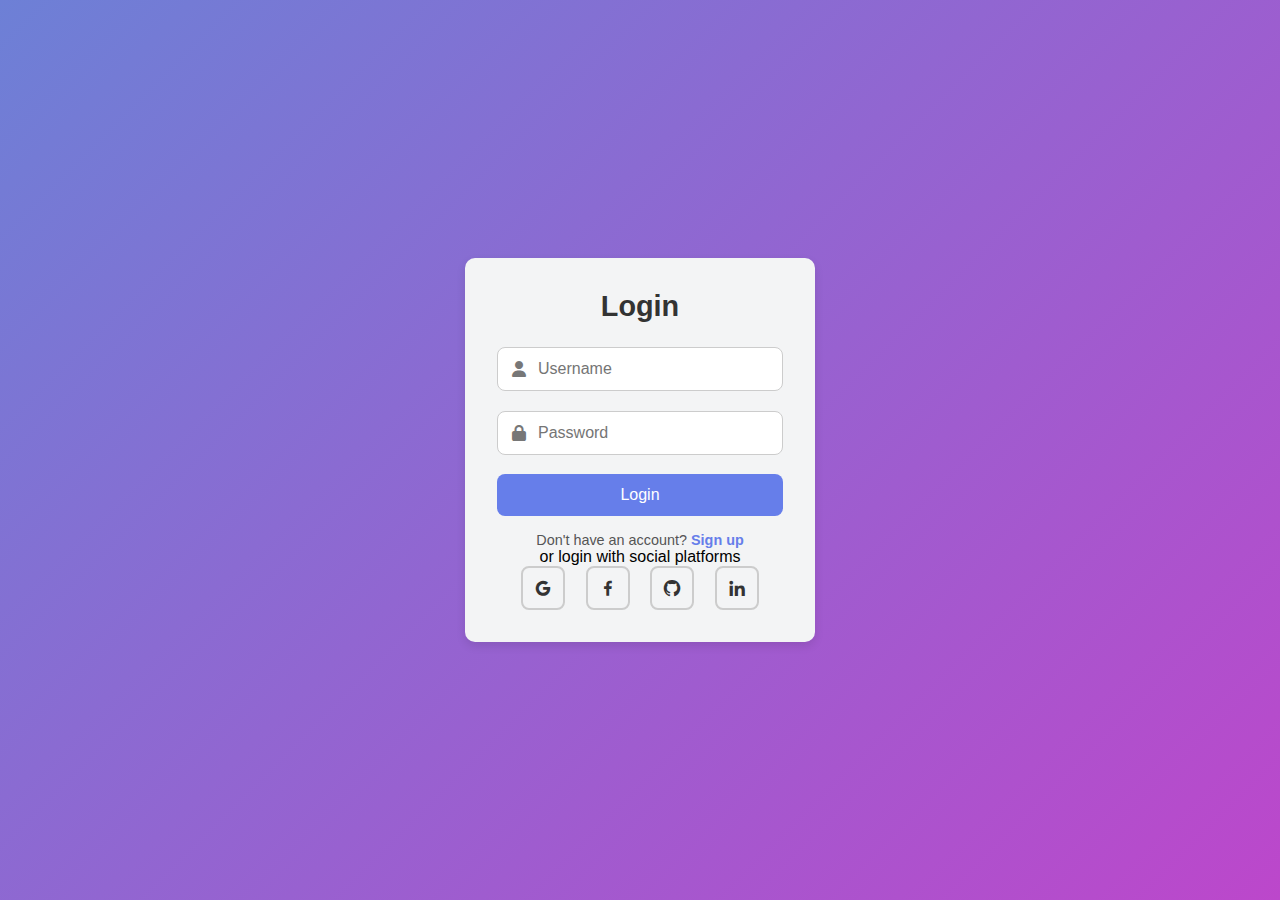
<file: login.html>
<!DOCTYPE html>
<html lang="en">
<head>
    <meta charset="UTF-8">
    <meta name="viewport" content="width=device-width, initial-scale=1.0">
    <title>Beautiful Login Form</title>
    <link rel="stylesheet" href="https://cdnjs.cloudflare.com/ajax/libs/font-awesome/6.4.2/css/all.min.css">
    <link href='https://unpkg.com/boxicons@2.1.4/css/boxicons.min.css' rel='stylesheet'>
    <style>
        * {
            margin: 0;
            padding: 0;
            box-sizing: border-box;
            font-family: 'Poppins', sans-serif;
        }
        
        body {
            display: flex;
            justify-content: center;
            align-items: center;
            height: 100vh;
            background: linear-gradient(135deg, #6d80d6, #bc47cb);
        }

        .login-container {
            background: rgb(243, 244, 245);
            padding: 2rem;
            border-radius: 10px;
            box-shadow: 0px 4px 10px rgba(0, 0, 0, 0.1);
            width: 350px;
            text-align: center;
        }

        .login-container h2 {
            margin-bottom: 1.5rem;
            font-size: 1.8rem;
            color: #333;
        }

        .input-group {
            position: relative;
            margin-bottom: 1.2rem;
        }

        .input-group input {
            width: 100%;
            padding: 12px 40px;
            border: 1px solid #ccc;
            border-radius: 8px;
            outline: none;
            font-size: 1rem;
            transition: 0.3s;
        }

        .input-group input:focus {
            border-color: #667eea;
            box-shadow: 0 0 5px rgba(102, 126, 234, 0.5);
        }

        .input-group i {
            position: absolute;
            left: 15px;
            top: 50%;
            transform: translateY(-50%);
            color: #777;
        }

        .login-btn {
            width: 100%;
            background: #667eea;
            color: white;
            padding: 12px;
            border: none;
            border-radius: 8px;
            font-size: 1rem;
            cursor: pointer;
            transition: 0.3s;
        }

        .login-btn:hover {
            background: #564b93;
        }

        .bottom-text {
            margin-top: 1rem;
            font-size: 0.9rem;
            color: #555;
        }

        .bottom-text a {
            color: #667eea;
            text-decoration: none;
            font-weight: 600;
        }

        .bottom-text a:hover {
            text-decoration: underline;
        }
        .social-icons a{
           display: inline-flex;
           padding: 10px;
           border: 2px solid #ccc;
           border-radius: 8px;
           font-size: 20px;
           color: #333;
           text-decoration: none;
           margin: 0 8px;
        }
    </style>
</head>
<body>

    <div class="login-container">
        <h2>Login</h2>
        <form>
            <div class="input-group">
                <i class="fa fa-user"></i>
                <input type="text" placeholder="Username" required>
            </div>
            <div class="input-group">
                <i class="fa fa-lock"></i>
                <input type="password" placeholder="Password" required>
            </div>
            <button type="submit" class="login-btn">Login</button>
        </form>
        <p class="bottom-text">Don't have an account? <a href="Sign-Up Form.html">Sign up</a></p>
        <p>or login with social platforms</p>
        <div class="social-icons">
            <a href="#"><i class='bx bxl-google' ></i></a>
            <a href="#"><i class='bx bxl-facebook'></i></a>
            <a href="#"><i class='bx bxl-github' ></i></a>
            <a href="#"><i class='bx bxl-linkedin'></i></a>
        </div>
    </div>

</body>
</html>
</file>
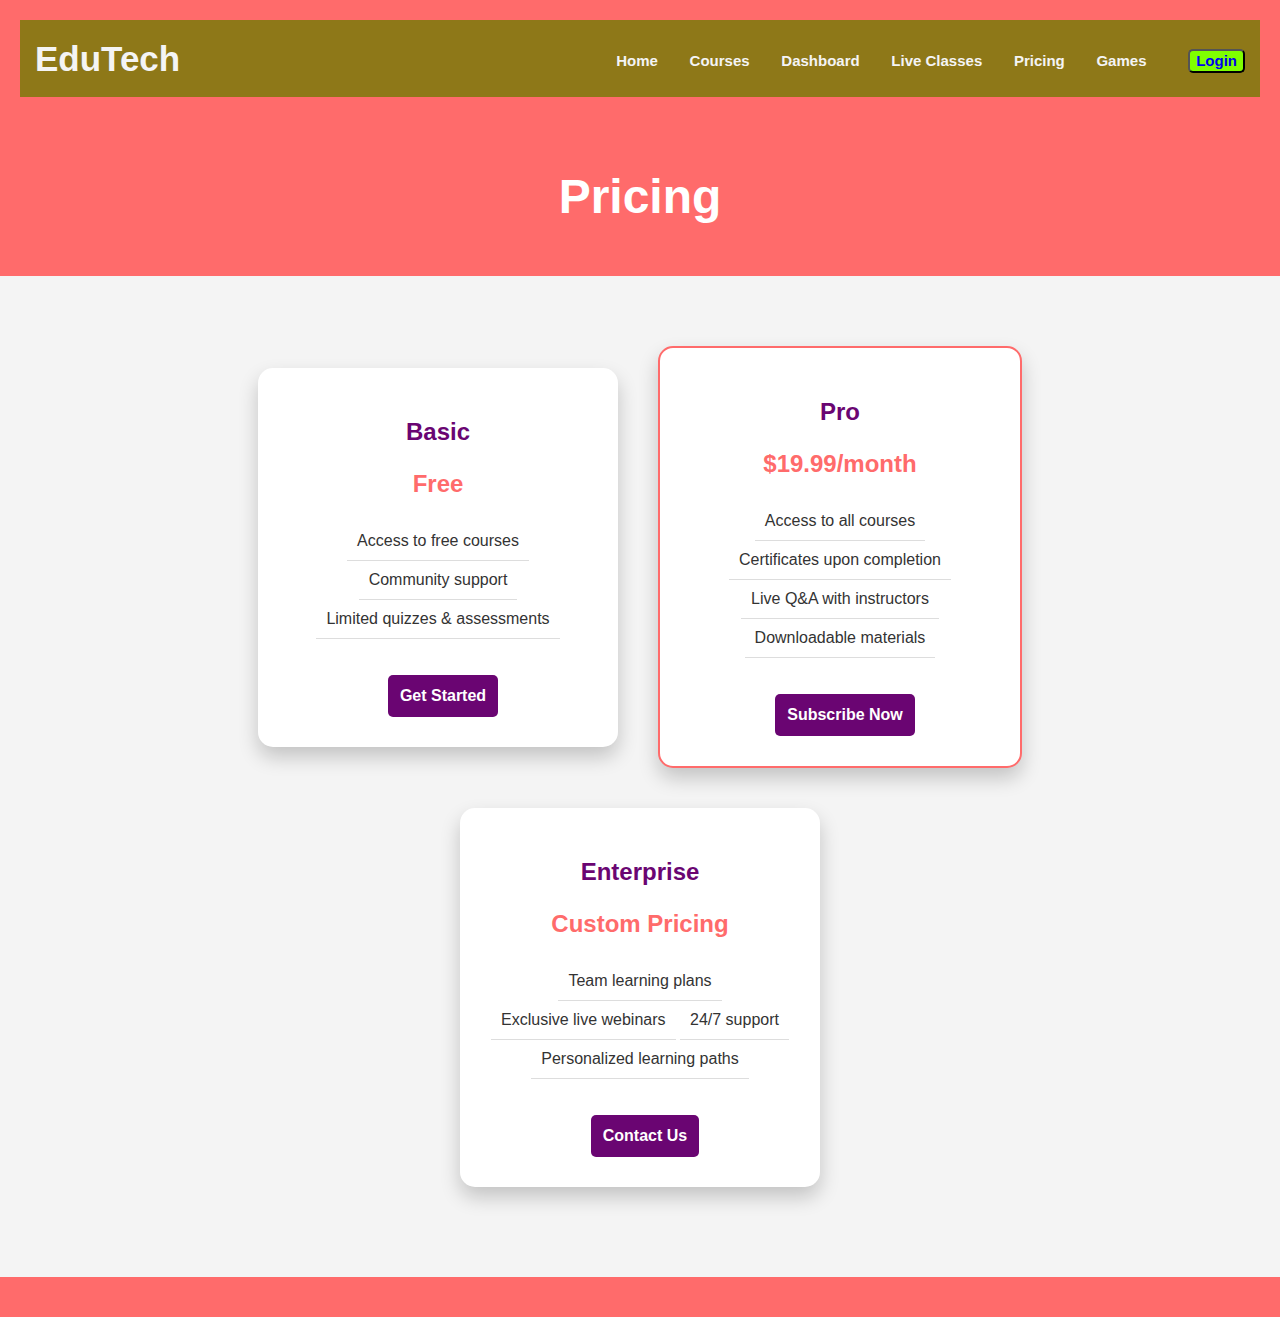
<file: pricing.html>
<!DOCTYPE html>
<html lang="en">
<head>
    <meta charset="UTF-8">
    <meta name="viewport" content="width=device-width, initial-scale=1.0">
    <title>EduTech- Home</title>
   
    <link rel="stylesheet" href="styles.css">
    <script defer src="script.js"></script>
</head>
<body>
    <header>
        
        <nav class="navbar">
            <div class="navdiv">
                <div class="logo">
                    <li><a href="#">EduTech</a></li> 
                </div>
                <ul>
                    <li><a href="index.html">Home</a></li>
                    <li><a href="courses5.html">Courses</a></li>
                    <li><a href="dashboard.html">Dashboard</a></li>
                    <li><a href="live.html">Live Classes</a></li>
                    <li><a href="pricing.html">Pricing</a></li>
                    <li><a href="game.html">Games</a></li>
                    <button><a href="login.html">Login</a></button>
                </ul>
            </div>
        </nav>
    </header>
    <style>
        body {
            font-family: Arial, sans-serif;
            margin: 0;
            padding: 0;
            background: linear-gradient(135deg, #ff9a9e, #fad0c4, url='student.avif');
            color: #333;
            text-align: center;
        }
        header {
            background: #ff6b6b;
            color: white;
            text-align: center;
            padding: 20px;
            font-size: 24px;
        }
        .pricing-container {
            display: flex;
            justify-content: center;
            align-items: center;
            flex-wrap: wrap;
            padding: 50px;
        }
        .pricing-card {
            background: white;
            padding: 30px;
            margin: 20px;
            border-radius: 15px;
            box-shadow: 0 10px 20px rgba(0, 0, 0, 0.2);
            text-align: center;
            width: 300px;
            transition: transform 0.3s ease-in-out;
        }
        .pricing-card:hover {
            transform: scale(1.05);
        }
        .pricing-card h2 {
            color: #6a0572;
        }
        .price {
            font-size: 24px;
            font-weight: bold;
            color: #ff6b6b;
        }
        .features {
            list-style: none;
            padding: 0;
        }
        .features li {
            padding: 10px;
            border-bottom: 1px solid #ddd;
        }
        .btn {
            background: #6a0572;
            color: white;
            padding: 12px;
            border: none;
            cursor: pointer;
            border-radius: 5px;
            margin-top: 20px;
        }
        .btn:hover {
            background: #8a2be2;
        }
        footer {
            text-align: center;
            padding: 20px;
            background: #ff6b6b;
            color: white;
            margin-top: 20px;
        }
    </style>
</head>
<body>
    <header>
        <h1> Pricing</h1>
    </header>
    <div class="pricing-container">
        <div class="pricing-card">
            <h2>Basic</h2>
            <p class="price">Free</p>
            <ul class="features">
                <li>Access to free courses</li>
                <li>Community support</li>
                <li>Limited quizzes & assessments</li>
            </ul>
            <button class="btn">Get Started</button>
        </div>
        <div class="pricing-card" style="border: 2px solid #ff6b6b;">
            <h2>Pro</h2>
            <p class="price">$19.99/month</p>
            <ul class="features">
                <li>Access to all courses</li>
                <li>Certificates upon completion</li>
                <li>Live Q&A with instructors</li>
                <li>Downloadable materials</li>
            </ul>
            <button class="btn">Subscribe Now</button>
        </div>
        <div class="pricing-card">
            <h2>Enterprise</h2>
            <p class="price">Custom Pricing</p>
            <ul class="features">
                <li>Team learning plans</li>
                <li>Exclusive live webinars</li>
                <li>24/7 support</li>
                <li>Personalized learning paths</li>
            </ul>
            <button class="btn">Contact Us</button>
        </div>
    </div>
    <footer>
       
    </footer>
</body>
</html>

    <!--<main>
        <section class="pricing">
            <h2>Choose Your Plan</h2>
            <div class="pricing-plans">
                <div class="plan">
                    <h3>Free Plan</h3>
                    <p>$0/month</p>
                    <ul>
                        <li>Access to free courses</li>
                        <li>Basic quizzes & assessments</li>
                        <li>Community support</li>
                    </ul>
                    <a href="#" class="btn">Get Started</a>
                </div>
                <div class="plan">
                    <h3>Premium Plan</h3>
                    <p>$19.99/month</p>
                    <ul>
                        <li>Unlimited course access</li>
                        <li>Exclusive live classes</li>
                        <li>Certificate of completion</li>
                        <li>Priority support</li>
                    </ul>
                    <a href="#" class="btn">Subscribe Now</a>
                </div>
                <div class="plan">
                    <h3>Enterprise Plan</h3>
                    <p>Custom Pricing</p>
                    <ul>
                        <li>Team training & analytics</li>
                        <li>Personalized learning paths</li>
                        <li>Dedicated support</li>
                        <li>Custom integration</li>
                    </ul>
                    <a href="#" class="btn">Contact Us</a>
                </div>
            </div>
        </section>
    </main>
    
    <footer>
        <div class="footer-links">
            <a href="about.html">About Us</a>
            <a href="contact.html">Contact</a>
            <a href="privacy.html">Privacy Policy</a>
            <a href="terms.html">Terms of Service</a>
        </div>
      
    </footer>
</body>
</html>
</file>
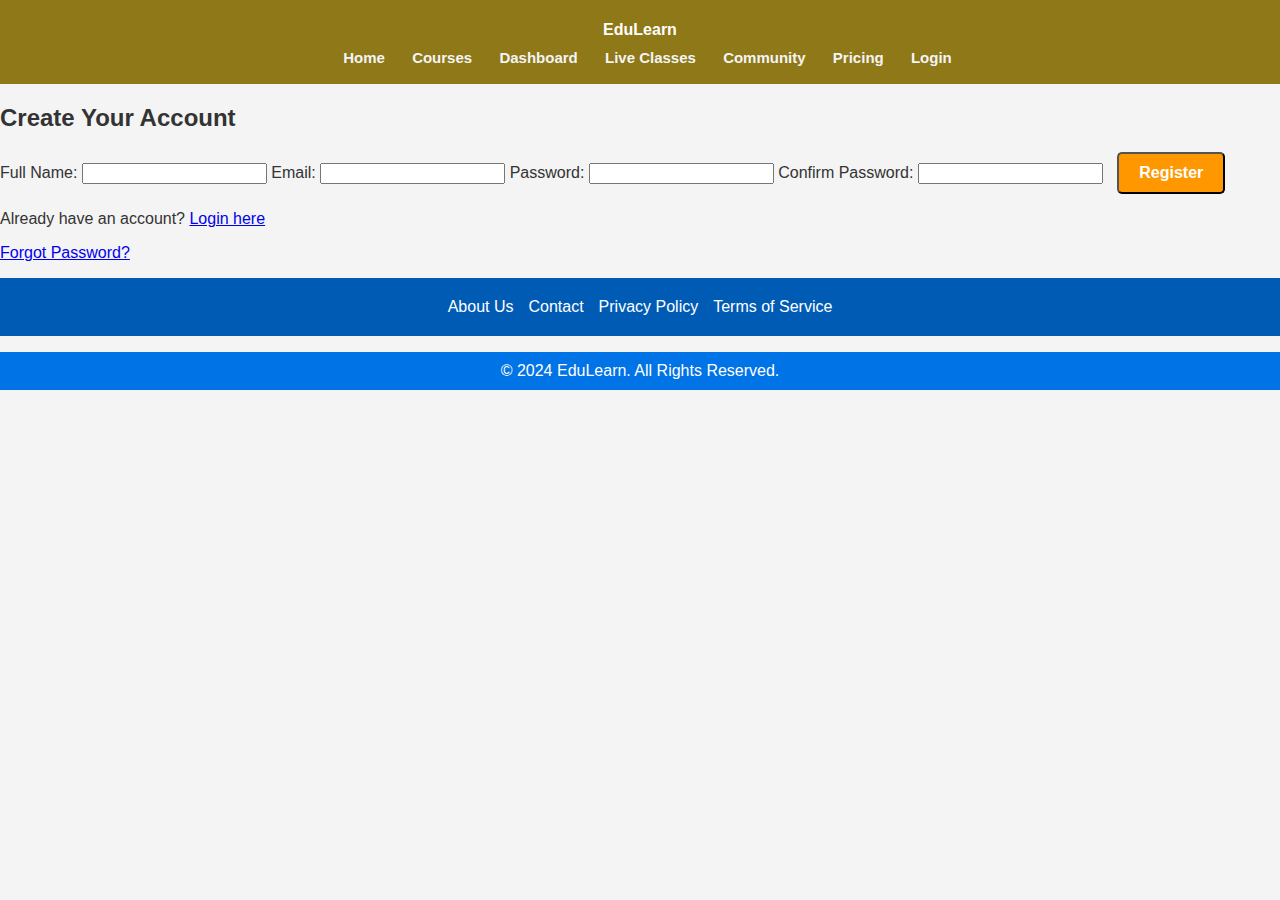
<file: register.html>
<!DOCTYPE html>
<html lang="en">
<head>
    <meta charset="UTF-8">
    <meta name="viewport" content="width=device-width, initial-scale=1.0">
    <title>EduLearn - Register</title>
    <link rel="stylesheet" href="styles.css">
    <script defer src="script.js"></script>
</head>
<body>
    <header>
        <h1>EduLearn</h1>
        <nav>
            <ul>
                <li><a href="index.html">Home</a></li>
                <li><a href="courses.html">Courses</a></li>
                <li><a href="dashboard.html">Dashboard</a></li>
                <li><a href="live.html">Live Classes</a></li>
                <li><a href="community.html">Community</a></li>
                <li><a href="pricing.html">Pricing</a></li>
                <li><a href="login.html">Login</a></li>
            </ul>
        </nav>
    </header>
    
    <main>
        <section class="register-form">
            <h2>Create Your Account</h2>
            <form action="#" method="POST">
                <label for="name">Full Name:</label>
                <input type="text" id="name" name="name" required>
                
                <label for="email">Email:</label>
                <input type="email" id="email" name="email" required>
                
                <label for="password">Password:</label>
                <input type="password" id="password" name="password" required>
                
                <label for="confirm-password">Confirm Password:</label>
                <input type="password" id="confirm-password" name="confirm-password" required>
                
                <button type="submit" class="btn">Register</button>
            </form>
            <p>Already have an account? <a href="login.html">Login here</a></p>
            <p><a href="forgot-password.html">Forgot Password?</a></p>
        </section>
    </main>
    
    <footer>
        <div class="footer-links">
            <a href="about.html">About Us</a>
            <a href="contact.html">Contact</a>
            <a href="privacy.html">Privacy Policy</a>
            <a href="terms.html">Terms of Service</a>
        </div>
        <p>&copy; 2024 EduLearn. All Rights Reserved.</p>
    </footer>
</body>
</html>
</file>
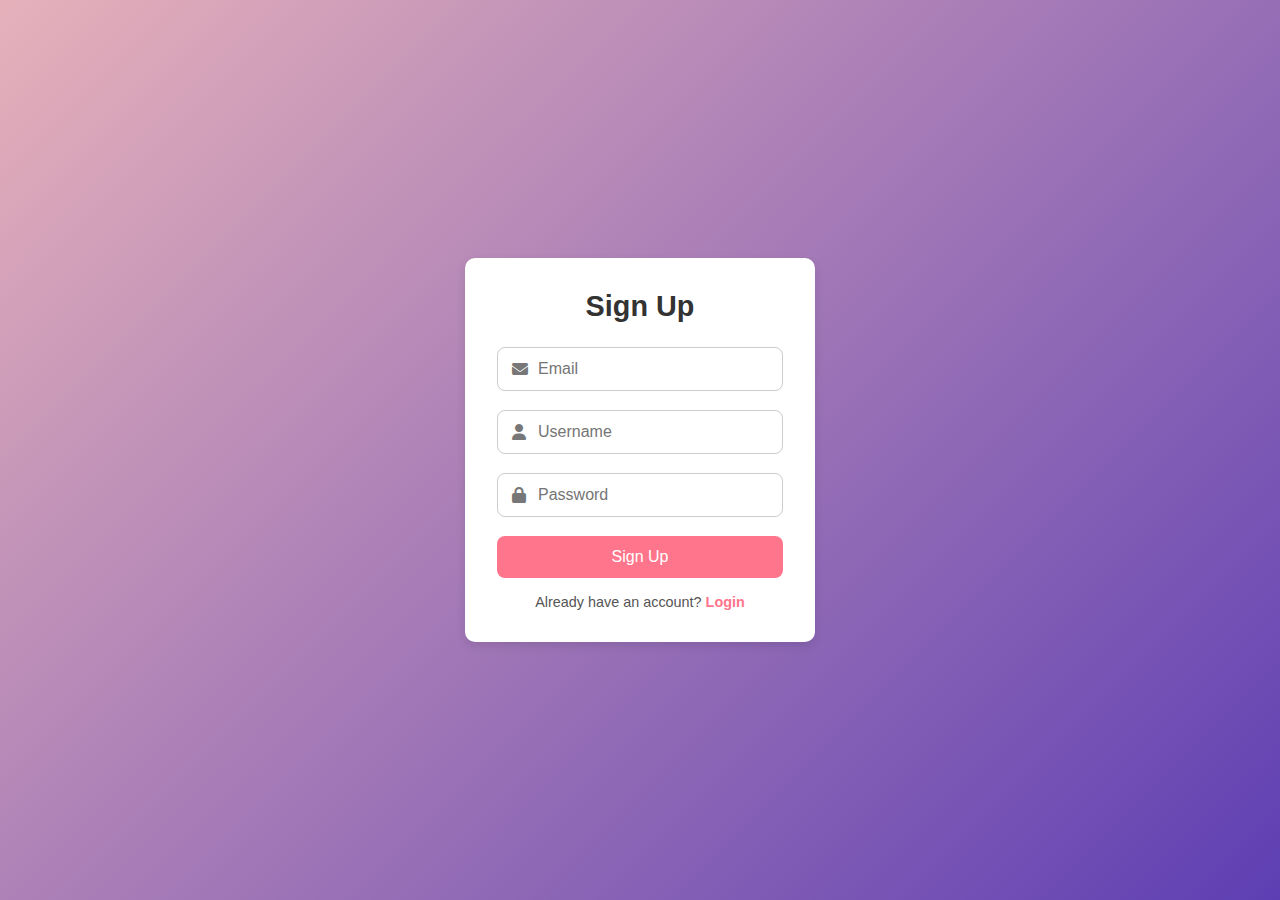
<file: Sign-Up Form.html>
<!DOCTYPE html>
<html lang="en">
<head>
    <meta charset="UTF-8">
    <meta name="viewport" content="width=device-width, initial-scale=1.0">
    <title>Sign-Up Form</title>
    <link rel="stylesheet" href="https://cdnjs.cloudflare.com/ajax/libs/font-awesome/6.4.2/css/all.min.css">
    <style>
        * {
            margin: 0;
            padding: 0;
            box-sizing: border-box;
            font-family: 'Poppins', sans-serif;
        }

        body {
            display: flex;
            justify-content: center;
            align-items: center;
            height: 100vh;
            background: linear-gradient(135deg, #e6b1ba, #5e3fb3);
        }

        .signup-container {
            background: white;
            padding: 2rem;
            border-radius: 10px;
            box-shadow: 0px 4px 10px rgba(0, 0, 0, 0.1);
            width: 350px;
            text-align: center;
        }

        .signup-container h2 {
            margin-bottom: 1.5rem;
            font-size: 1.8rem;
            color: #333;
        }

        .input-group {
            position: relative;
            margin-bottom: 1.2rem;
        }

        .input-group input {
            width: 100%;
            padding: 12px 40px;
            border: 1px solid #ccc;
            border-radius: 8px;
            outline: none;
            font-size: 1rem;
            transition: 0.3s;
        }

        .input-group input:focus {
            border-color: #ff758c;
            box-shadow: 0 0 5px rgba(255, 117, 140, 0.5);
        }

        .input-group i {
            position: absolute;
            left: 15px;
            top: 50%;
            transform: translateY(-50%);
            color: #777;
        }

        .signup-btn {
            width: 100%;
            background: #ff758c;
            color: white;
            padding: 12px;
            border: none;
            border-radius: 8px;
            font-size: 1rem;
            cursor: pointer;
            transition: 0.3s;
        }

        .signup-btn:hover {
            background: #e74c7a;
        }

        .bottom-text {
            margin-top: 1rem;
            font-size: 0.9rem;
            color: #555;
        }

        .bottom-text a {
            color: #ff758c;
            text-decoration: none;
            font-weight: 600;
        }

        .bottom-text a:hover {
            text-decoration: underline;
        }
    </style>
</head>
<body>

    <div class="signup-container">
        <h2>Sign Up</h2>
        <form>
            <div class="input-group">
                <i class="fa fa-envelope"></i>
                <input type="email" placeholder="Email" required>
            </div>
            <div class="input-group">
                <i class="fa fa-user"></i>
                <input type="text" placeholder="Username" required>
            </div>
            <div class="input-group">
                <i class="fa fa-lock"></i>
                <input type="password" placeholder="Password" required>
            </div>
            <button type="submit" class="signup-btn">Sign Up</button>
        </form>
        <p class="bottom-text">Already have an account? <a href="login.html">Login</a></p>
    </div>

</body>
</html>
</file>
<file: styles.css>
body {
    font-family: Arial, sans-serif;
    margin: 0;
    padding: 0;
    background-color: #f4f4f4;
    color: #333;
}

header {
   
    background-color: #8e7818;
    color: white;
    padding: 10px;
    text-align: center;
    font-size: 0.5rem;
}
.navbar{
  background-color:#8e7818;
  padding-left: 15px;
  padding-right: 15px;
}
.navdiv{
   display: flex;
   align-items: center;
   justify-content: space-between;
}
.logo a{
    font-size: 35px;
    font-weight: 600;
    color: #f4f4f4;
}
li{
    list-style: none;
    display:inline-block;
}
li a{
    color:#f4f4f4;
    font-size: 15px;
    font-weight: bold;
    margin-right: 25px;
    text-decoration: none;
}
button{
    background-color: chartreuse;
    margin-left: 10px;
    border-radius: 5px;
    font-size: 1rem;
}
button a{
    text-decoration: none;
    font-weight: bold;
    font-size: 15px;
}
button:hover{
    background-color:white;
    color: chartreuse;
}

/*nav ul {
    list-style: none;
    padding: 0;
    display: flex;
    justify-content:center;
    background: #005bb5;
}

nav ul li {
    margin: 0 15px;
}

nav ul li a {
    color: white;
    text-decoration: none;
    font-size: 16px;
    
}
.container {
    display: flex;
    justify-content: center;
    align-items: center;
    height: 100vh;
    background: linear-gradient(rgba(0,0,0,0.5), rgba(0,0,0,0.5)), url('student.avif');
    background-size: cover;
    background-position: center;
    color: white;
    text-align: center;
    padding: 20px;
}
.content {
    max-width: 600px;
}
h1 {
    font-size: 3rem;
    margin-bottom: 20px;
}
p {
    font-size: 1.2rem;
    margin-bottom: 30px;
}
.btn {
    background-color: #ff6600;
    color: white;
    padding: 15px 30px;
    text-decoration: none;
    font-size: 1.2rem;
    border-radius: 5px;
}
.btn:hover {
    background-color: #e65c00;
}
/*.hero {
    text-align: center;
    padding: 50px;
    background: linear-gradient(rgba(0,0,0,0.5), rgba(0,0,0,0.5)), url('student.avif');;
    color: white;

}*/


.btn {
    display: inline-block;
    background: #ff9800;
    color: white;
    padding: 10px 20px;
    text-decoration: none;
    border-radius: 5px;
    font-weight: bold;
}
.btn:hover{
    background-color:white;
    color: #ff9800;
}
.featured-courses {
    padding: 50px;
    text-align: center;
    background: white;
}

.course-list {
    display: flex;
    justify-content: center;
    gap: 20px;
    flex-wrap: wrap;
}

.course {
    background: white;
    padding: 20px;
    border-radius: 5px;
    box-shadow: 0 0 10px rgba(0, 0, 0, 0.1);
    width: 300px;
   
}

.course img {
    width: 100%;
    border-radius: 5px;
   
}

.footer-links {
    display: flex;
    justify-content: center;
    gap: 15px;
    padding: 20px;
    background: #005bb5;
    color: white;
}

.footer-links a {
    color: white;
    text-decoration: none;
}

footer p {
    text-align: center;
    padding: 10px;
    background: #0073e6;
    color: white;
}


/*Student Reviews Section */
.student-reviews {
    text-align: center;
    padding: 40px;
    background: #fff;
    margin: 40px auto;
}

.reviews-container {
    display: flex;
    justify-content: center;
    flex-wrap: wrap;
    gap: 20px;
    
}

.review-card {
    background:linear-gradient(#3460e4 ,#d890e0);
    padding: 20px;
    border-radius: 10px;
    box-shadow: 0 0 10px rgba(0, 0, 0, 0.1);
    text-align: center;
    width: 300px;
    
}
/* Beautiful Hover Effect for Cards */
.review-card:hover {
    transform: translateY(-10px) scale(1.05);
    box-shadow: 0 15px 30px rgba(0, 0, 0, 0.3);
    transition: transform 0.4s ease-in-out, box-shadow 0.4s ease-in-out;
}
.review-card img {
    width: 90px;
    height: 90px;
    border-radius: 50%;
    margin-bottom: 10px;
}

.review-card h3 {
    margin: 10px 0 5px;
    font-size: 18px;
    color: #f9fafb;
}

.review-card p {
    font-size: 14px;
    color: #131313;
}
</file>
